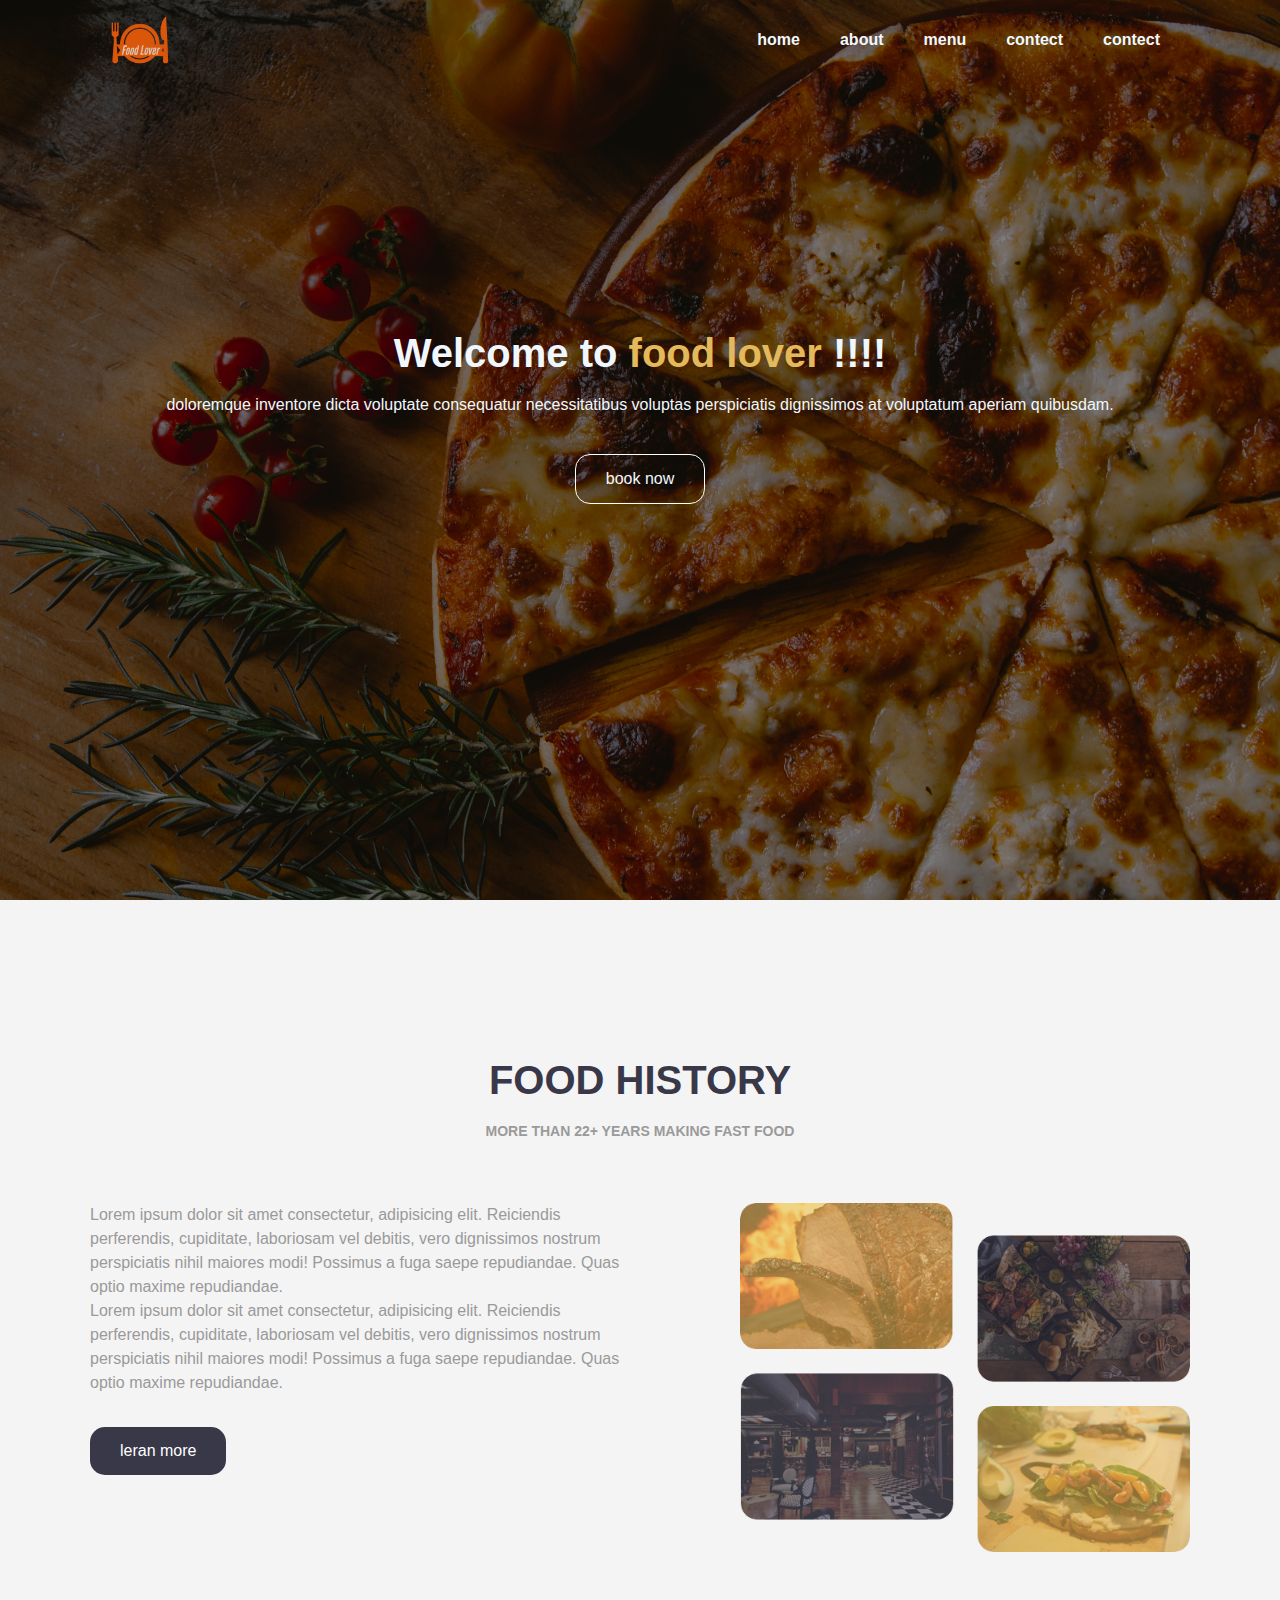
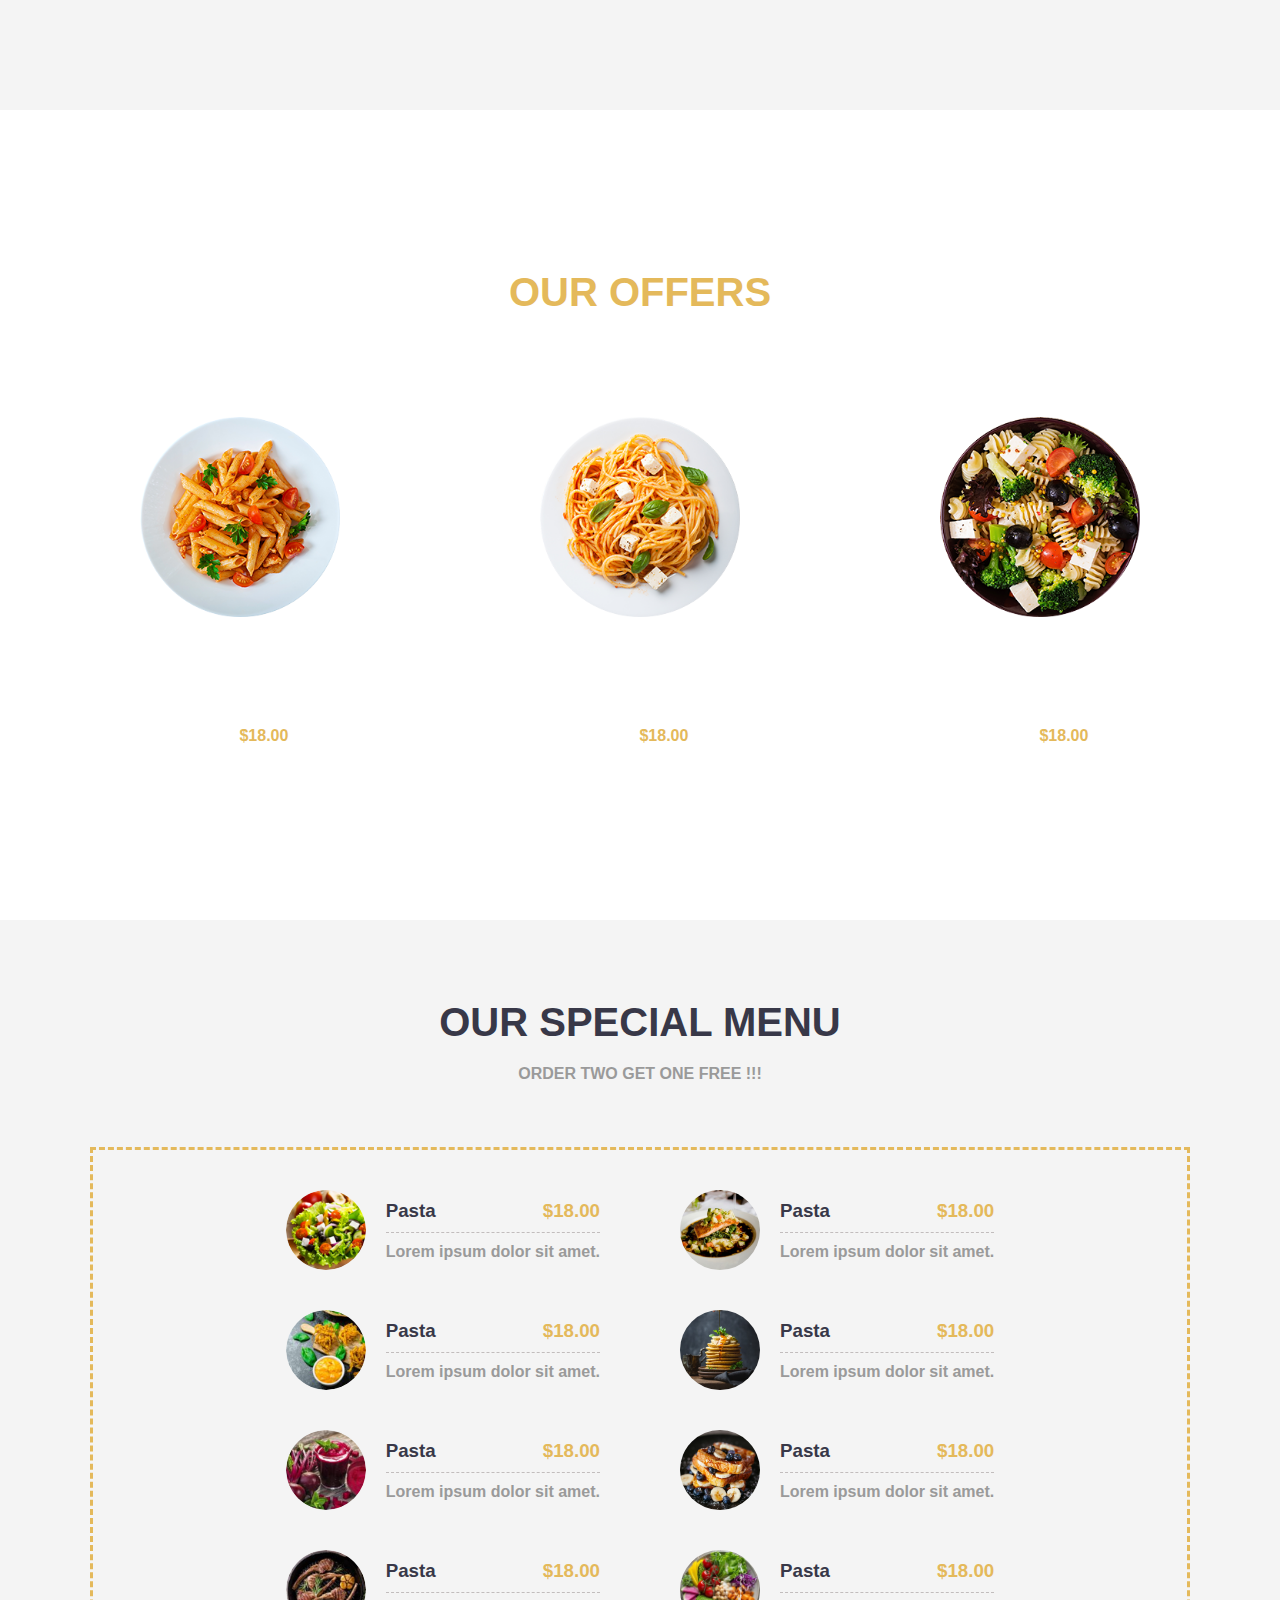
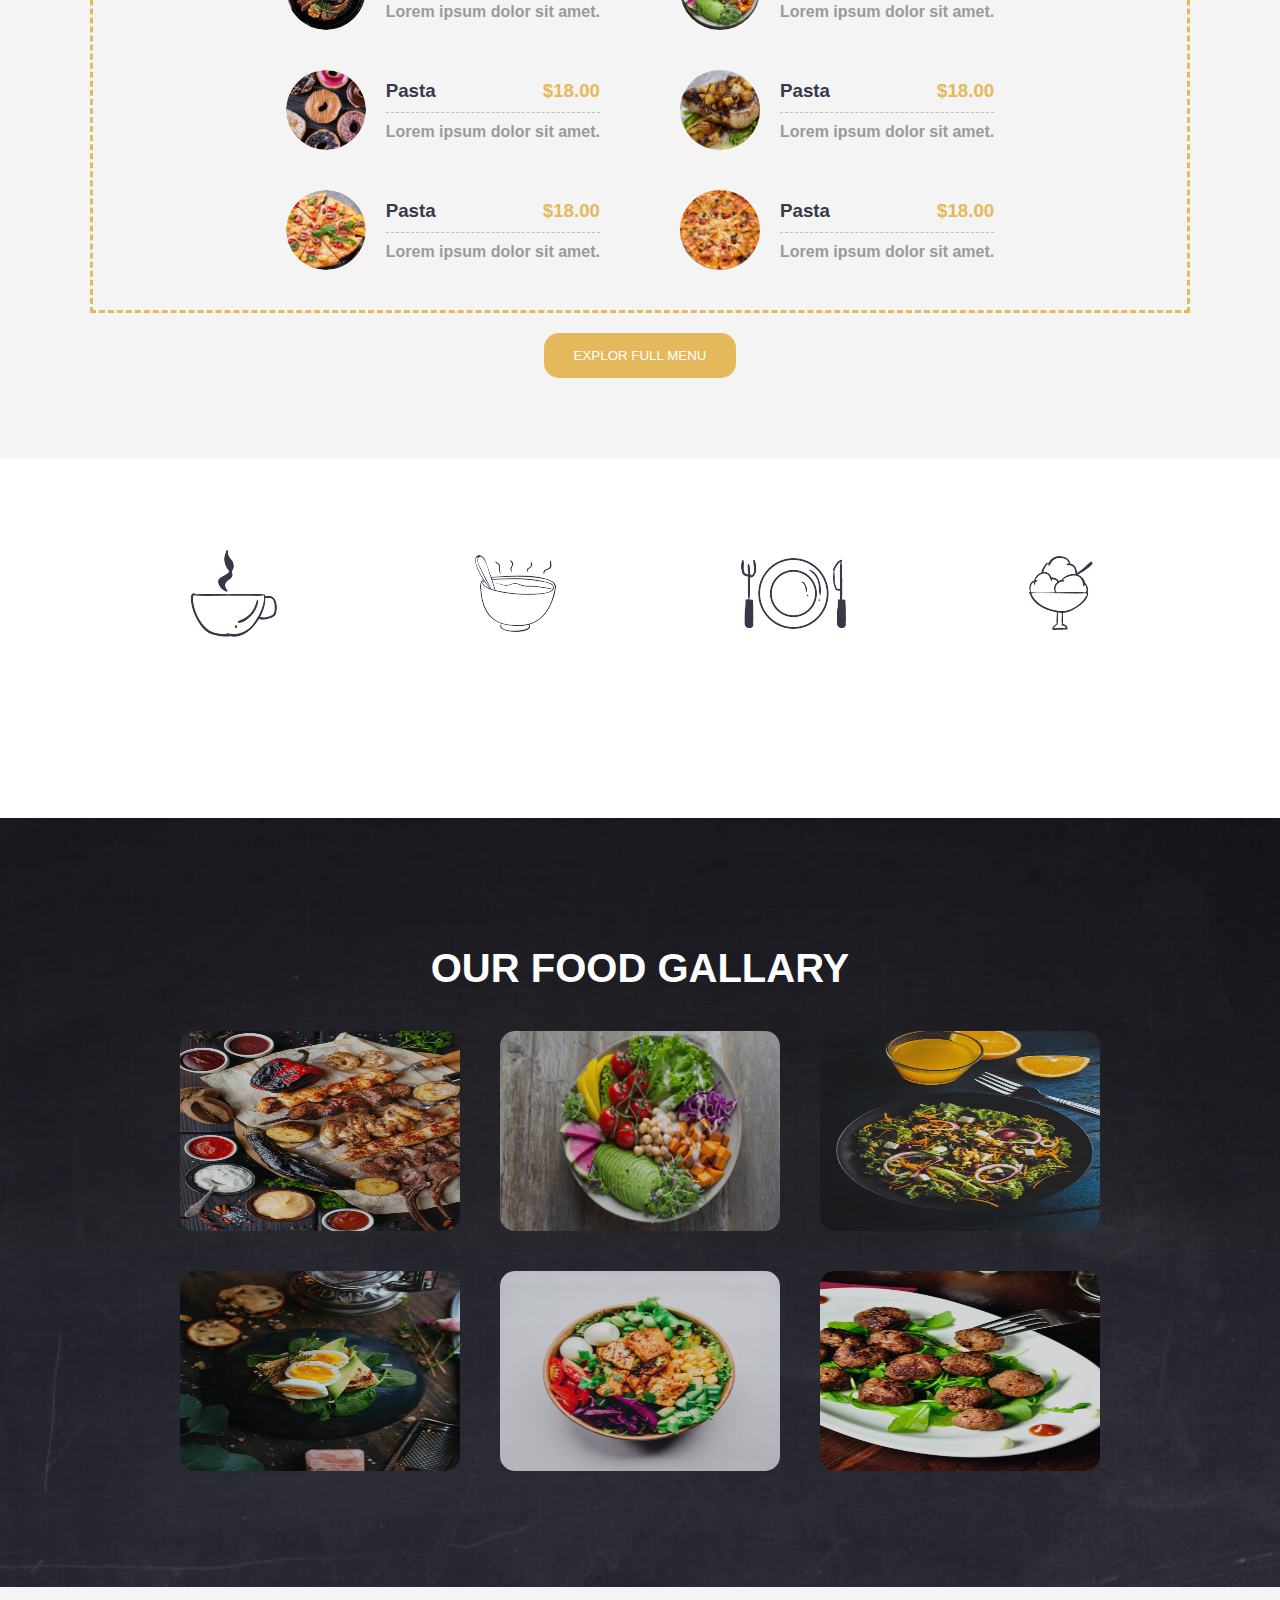
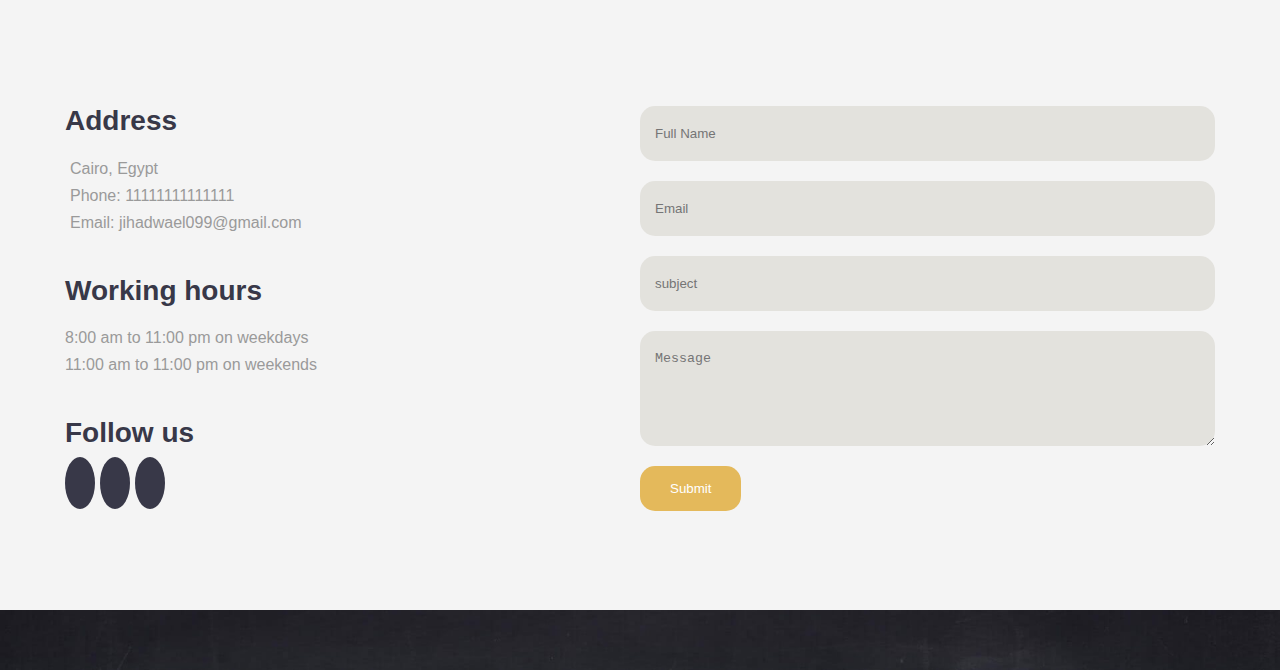
<file: Food/index.html>
<!DOCTYPE html>
<html lang="en">
<head>
    <meta charset="UTF-8">
    <meta name="viewport" content="width=device-width, initial-scale=1.0">
    <title>Food</title>
    <link rel="stylesheet" href="./style.css">
    <link rel="stylesheet" href="https://cdnjs.cloudflare.com/ajax/libs/font-awesome/6.6.0/css/all.min.css" integrity="sha512-Kc323vGBEqzTmouAECnVceyQqyqdsSiqLQISBL29aUW4U/M7pSPA/gEUZQqv1cwx4OnYxTxve5UMg5GT6L4JJg==" crossorigin="anonymous" referrerpolicy="no-referrer" />

</head>
<body>
    <!-- headrer -->
     <header>
        <!-- navbar start  -->
       <div id="navbar">
        <img src="./img/logo.png" alt="food logo">

        <div id="list">
            <ul>
                <li>
                    <a href="#home">home</a>
                </li>
                <li>
                    <a href="#about">about</a>
                </li>
                <li>
                    <a href="#menu">menu</a>
                </li>
                <li>
                    <a href="#contart">contect</a>
                </li>
                <li>
                    <a href="#contart">contect</a>
                </li>
            </ul>
        </div>


       </div>
         <!-- navbar end  -->
          <div id="main">
              <h1>
                Welcome to <span class="primary-text">food lover</span> !!!!
              </h1>
              <p>   doloremque inventore dicta voluptate consequatur necessitatibus voluptas perspiciatis dignissimos at voluptatum aperiam quibusdam.</p>
              <a href="#" class="btn btn-primary">book now</a>
          </div>
     </header>

     <!-- main section -->
      <main>
        <section id="about">
          <div class="container">
             <div class="title">
                <h2>
                    FOOD HISTORY
                </h2>
                <p>
                    MORE THAN 22+ YEARS MAKING FAST FOOD
                </p>
             </div>
             <div class="about-containt">
                <div>
                    <p>Lorem ipsum dolor sit amet consectetur, adipisicing elit. Reiciendis perferendis, cupiditate, laboriosam vel debitis, vero dignissimos nostrum perspiciatis nihil maiores modi! Possimus a fuga saepe repudiandae. Quas optio maxime repudiandae.</p>
                    <p>Lorem ipsum dolor sit amet consectetur, adipisicing elit. Reiciendis perferendis, cupiditate, laboriosam vel debitis, vero dignissimos nostrum perspiciatis nihil maiores modi! Possimus a fuga saepe repudiandae. Quas optio maxime repudiandae.</p>
                    <a href="#" class="btn btn-second"> leran more</a>
                </div>
                <img src="./img/about_img.png" alt="pizza">
             </div>
          </div>
        </section>
        <!-- offers -->
         <section id="offers">
            <div class="container">
                <div class="title">
                    <h2>
                        OUR OFFERS
                    </h2>
                    <p>
                       WE HAVE GOOD OFFERS TODAY
                    </p>
                 </div>
                 <div class="offers-items">
                   <div>
                    <img src="./img/offer1.png" alt="">
                    <div>
                        <h3>
                            Pasta
                        </h3>
                        <p>Lorem ipsum dolor sit amet consectetur adipisicing elit. Laborum, enim.</p>
                        <p><del>$55.00</del><span class="primary-text">$18.00</span></p>
                    </div>
                   </div>
                   <div>
                    <img src="./img/offer3.png" alt="">
                    <div>
                        <h3>
                            Pasta
                        </h3>
                        <p>Lorem ipsum dolor sit amet consectetur adipisicing elit. Laborum, enim.</p>
                        <p><del>$55.00</del><span class="primary-text">$18.00</span></p>
                    </div>
                   </div>
                   <div>
                    <img src="./img/offer2.png" alt="">
                    <div>
                        <h3>
                            Pasta
                        </h3>
                        <p>Lorem ipsum dolor sit amet consectetur adipisicing elit. Laborum, enim.</p>
                        <p><del>$55.00</del><span class="primary-text">$18.00</span></p>
                    </div>
                   </div>
                 </div>
            </div>


         </section>

         <!-- menu -->
          <section id="menu">
            <div class="container" >
                <div class="title">
                    <h2>
                        OUR SPECIAL MENU
                    </h2>
                    <p>
                       ORDER TWO GET ONE FREE !!!
                    </p>
                 </div>
                 <div class="menu-items" style="border: 3px dashed  #e4b95b;">
                    <div class="menu-left">
                        <div class="menu-item">
                            <img src="./img/food1.png" alt="x">
                            <div>
                                <h3>Pasta <span class="primary-text">$18.00</span></h3>
                                <p>Lorem ipsum dolor sit amet.</p>
                            </div>
                        </div>
                        <div class="menu-item">
                            <img src="./img/food2.png" alt="x">
                            <div>
                                <h3>Pasta <span class="primary-text">$18.00</span></h3>
                                <p>Lorem ipsum dolor sit amet.</p>
                            </div>
                        </div>
                        <div class="menu-item">
                            <img src="./img/food3.png" alt="x">
                            <div>
                                <h3>Pasta <span class="primary-text">$18.00</span></h3>
                                <p>Lorem ipsum dolor sit amet.</p>
                            </div>
                        </div>
                        <div class="menu-item">
                            <img src="./img/food4.png" alt="x">
                            <div>
                                <h3>Pasta <span class="primary-text">$18.00</span></h3>
                                <p>Lorem ipsum dolor sit amet.</p>
                            </div>
                        </div>
                        <div class="menu-item">
                            <img src="./img/food5.png" alt="x">
                            <div>
                                <h3>Pasta <span class="primary-text">$18.00</span></h3>
                                <p>Lorem ipsum dolor sit amet.</p>
                            </div>
                        </div>
                        <div class="menu-item">
                            <img src="./img/food6.png" alt="x">
                            <div>
                                <h3>Pasta <span class="primary-text">$18.00</span></h3>
                                <p>Lorem ipsum dolor sit amet.</p>
                            </div>
                        </div>

                    </div>
                    <div class="menu-right">
                        <div class="menu-item">
                            <img src="./img/food7.jpeg" alt="x">
                            <div>
                                <h3>Pasta <span class="primary-text">$18.00</span></h3>
                                <p>Lorem ipsum dolor sit amet.</p>
                            </div>
                        </div>
                        <div class="menu-item">
                            <img src="./img/food8.jpeg" alt="x">
                            <div>
                                <h3>Pasta <span class="primary-text">$18.00</span></h3>
                                <p>Lorem ipsum dolor sit amet.</p>
                            </div>
                        </div>
                        <div class="menu-item">
                            <img src="./img/food9.jpeg" alt="x">
                            <div>
                                <h3>Pasta <span class="primary-text">$18.00</span></h3>
                                <p>Lorem ipsum dolor sit amet.</p>
                            </div>
                        </div>
                        <div class="menu-item">
                            <img src="./img/food10.jpeg" alt="x">
                            <div>
                                <h3>Pasta <span class="primary-text">$18.00</span></h3>
                                <p>Lorem ipsum dolor sit amet.</p>
                            </div>
                        </div>
                        <div class="menu-item">
                            <img src="./img/food11.jpeg" alt="x">
                            <div>
                                <h3>Pasta <span class="primary-text">$18.00</span></h3>
                                <p>Lorem ipsum dolor sit amet.</p>
                            </div>
                        </div>
                        <div class="menu-item">
                            <img src="./img/food12.jpeg" alt="x">
                            <div>
                                <h3>Pasta <span class="primary-text">$18.00</span></h3>
                                <p>Lorem ipsum dolor sit amet.</p>
                            </div>
                        </div>
                    </div>
                    
                 </div>

                <button class="btn">EXPLOR FULL MENU</button>
            </div>




          </section>
          <!-- day time  -->
           <section id="daytime">
            <div class="container">
                <div class="daytime-items">
                    <div class="daytime-item">
                        <img src="./img/breckfastIcon.png" alt="breakfast">
                        <h3>
                            Breakfast
                        </h3>
                        <p>
                            8:00 am to 10:00 am
                        </p>
                    </div>
                    <div class="daytime-item">
                        <img src="./img/lunchIcon.png" alt="breakfast">
                        <h3>
                           Lunch
                        </h3>
                        <p>
                            4:00 pm to 7:00 pm
                        </p>
                    </div>
                    <div class="daytime-item">
                        <img src="./img/dinnerIcon.png" alt="breakfast">
                        <h3>
                           Dinner
                        </h3>
                        <p>
                            9:00 pm to 1:00 pm
                        </p>
                    </div>
                    <div class="daytime-item">
                        <img src="./img/dessertIcon.png" alt="breakfast">
                        <h3>
                            Dessert
                        </h3>
                        <p>
                            All day 
                        </p>
                    </div>
                </div>
            </div>
           </section>
           <!-- gallary -->
            <section id="gallary">
                <div class="container">
                    <h2>OUR FOOD GALLARY</h2>
                    <div class="img-gallary">
                        <img src="./img/gallery1.jpeg" alt="">
                        <img src="./img/gallery2.jpeg" alt="">
                        <img src="./img/gallery3.jpeg" alt="">
                        <img src="./img/gallery4.jpeg" alt="">
                        <img src="./img/gallery5.jpeg" alt="">
                        <img src="./img/gallery6.jpeg" alt="">
                    </div>
                </div>
            </section>
            <!-- contact -->
             <section id="contact">
                <div class="container">
                    <div class="contact-content">
                        <div class="contact-info">
                            <div>
                                <h3>Address</h3>
                                <p><i class="fa-solid fa-location-dot"></i> Cairo, Egypt </p>
                                <p><i class="fa-solid fa-phone"></i> Phone: 11111111111111</p>
                                <p><i class="fa-solid fa-envelope"></i> Email: jihadwael099@gmail.com</p>
                            </div>
                            <div>
                                <h3>
                                    Working hours
                                </h3>
                                <p>
                                    8:00 am to 11:00 pm on weekdays
                                </p>
                                <p>
                                    11:00 am to 11:00 pm on weekends
                                </p>
                            </div>
                            <div>
                                <h3>
                                    Follow us 
                                </h3>
                                <a href=""><i class="fa-brands fa-instagram"></i></a>
                                <a href=""><i class="fa-brands fa-twitter"></i></a>
                                <a href=""><i class="fa-brands fa-facebook"></i></a>
                            </div>




                        </div>

                        <form action="">

                            <input type="text" name="name" id="name" placeholder="Full Name" required>
                            <input type="email" name="email" id="email" placeholder="Email" required>
                            <input type="text" name="subject" id="subject" placeholder="subject" required>
                            <textarea name="message" id="massage" cols="30" rows="5" placeholder="Message"></textarea>
                            <button type="submit" class="btn">Submit</button>
                        </form>
                    </div>
                </div>


             </section>

             <section id="footer">
                <div>
                    
                </div>
             </section>

      </main>


</body>
</html>
</file>
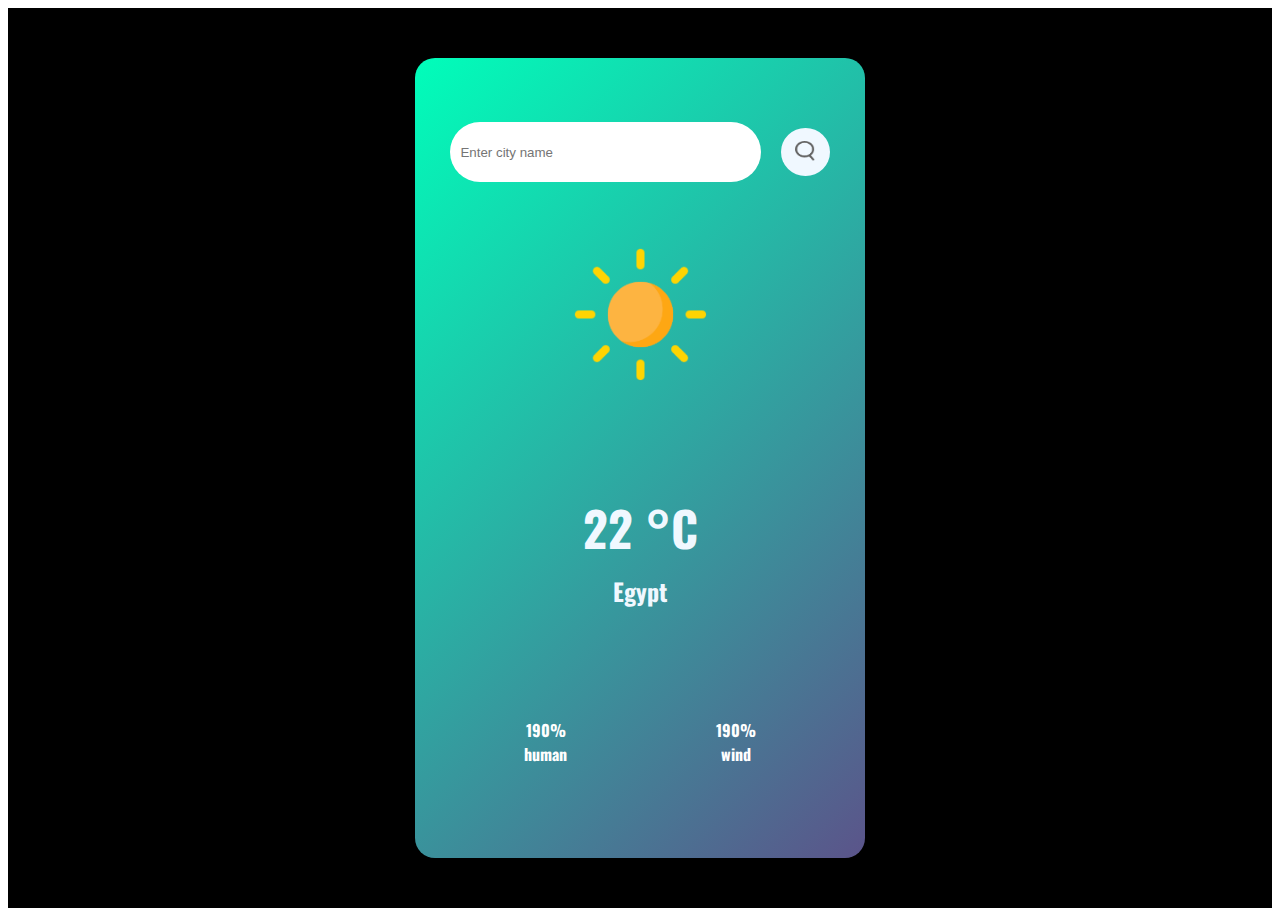
<file: WeatherApp/index.html>
<!DOCTYPE html>
<html lang="en">
<head>
    <meta charset="UTF-8">
    <meta name="viewport" content="width=device-width, initial-scale=1.0">
    <title>WeatherApp</title>
    <link rel="preconnect" href="https://fonts.googleapis.com">
<link rel="preconnect" href="https://fonts.gstatic.com" crossorigin>
<link href="https://fonts.googleapis.com/css2?family=Oswald:wght@200..700&display=swap" rel="stylesheet">
    <link rel="stylesheet" href="./style.css">
</head>
<body style="font-family: Oswald
;">
    <div class="main">
        <div class="card">
            <!-- search -->
          <div class="div-search">
            <input type="text" id="searchInput" placeholder="Enter city name">
            <button id="searchButton"><img src="./images/search.png" alt="" style="height: 20px;width: 20px;"></button>
          </div>
          <!-- image -->
           <div class="image">
            <img src="./images/clear.png" alt="weatherImage" id="sun">
           </div>
           <!-- weatherNumber -->
            <div class="data">
                <div class="number" style="font-size:xxx-large ">
                    22 <span style="font-size:xxx-large">°C</span>
                </div>
                <div class="city">
                 Egypt
                </div>
            </div>
            <!-- footer -->
             <div class="foot">
                
                <div>
                    <div class="hum" style="font-weight:bold;">
                       190%
                    </div>
                    <div style="font-weight:bold;">
                        human
                    </div>
                 </div>
                 <div>
                    <div class="hum" style="font-weight:bold;">
                       190%
                    </div>
                    <div style="font-weight:bold;" >
                        wind
                    </div>
                 </div>
             </div>
        </div>
    </div>
    <script src="./app.js"></script>
</body>
</html>
</file>
<file: Food/style.css>
*{
    padding: 0;
    margin: 0;
    box-sizing: border-box;
}
body{
    font-family: 'Lucida Sans', 'Lucida Sans Regular', 'Lucida Grande', 'Lucida Sans Unicode', Geneva, Verdana, sans-serif;

}
.primary-text{
    color:#e4b95b ;
}
.btn{
    display: inline-block;
    padding: 15px 30px;
    border: none;
    border-radius: 15px;
}
.btn-primary{
    color: aliceblue;
    border: 1px solid white;
}
.btn-primary:hover,
.btn-second{
    background-color: #e4b95b;
}
header{
    height: 100vh;
    background-image: url("./img/home_bg.jpeg");
    background-position: center center;
    background-size: cover;
    background-repeat: no-repeat;
    position: relative;
}
header::before{
    content: "";
    position: absolute;
    top: 0;
    left: 0;
    height: 100%;
    width: 100%;
    background: rgb(0,0,0,0.5);

}
header *{
    z-index: 10;
}
#navbar img{
   width: 80px;
   margin-left: 100px;
  
}
#navbar{
    display: flex;
    justify-content: space-between;
   
    align-items: center;
   
}
ul 
{
    list-style:none ;
   
}
a
{
    text-decoration: none;
}
#list ul{
    display: flex;
    margin-right: 100px;
    

}
#list ul li a {
    padding: 15px 20px ;
    color: aliceblue;
    font-weight: 600;
}
#list ul li a:hover{
    border-bottom: 2px solid #e4b95b ;
}
#main{
    display: flex;
    flex-direction: column;
    justify-content: center;
    align-items: center;
    height: 75%;
    
}
#main h1{
    font-size: 40px;
    color: aliceblue;
}
#main p{
    margin: 20px 0 40px;
    color: aliceblue;
}
.container{
    margin: auto;
    
    max-width: 1100px;

}
#about{
    height: 90vh;
    display: flex;
    justify-content: center;
    align-items: center;
    background-color: #f4f4f4;
}
#about .title,#offers .title,#menu .title{
text-align: center;
margin-bottom: 4rem;

}
#about h2{
    font-size: 40px;
    color: #383848;
    margin-bottom: 20px;

}
#about .title p {
    font-size: 14px;
    color: #9a9a9a;
    font-weight: 600;

}
#about .about-containt{
    display: flex;
    justify-content: space-between;

}
#about .about-containt img{
    width: 450px;
}
#about .about-containt p{
    color: #9a9a9a;
    margin-right: 7rem;
    font-weight: 500;
    line-height: 1.5;
}
.btn-second{
    color: #fff;
    background:#383848;
    margin-top: 2rem;
}
.btn-second:hover{
    background-color: #e4b95b;
}
#offers{
    background-color: #e4b95b;
    height: 90vh;
    display: flex;
    justify-content: center;
    background:url('./img/offer-background.jpg') center center/cover fixed ;
}
#offers h2{
    font-size: 40px;
    color: #e4b95b;
    margin-bottom: 20px;

}
#offers .title p{
    color: #fff;
    font-weight: 500;
}
.offers-items{
    display: flex;
    justify-content: center;
    align-items: center;
    text-align: center;
    color: #fff;
    gap: 100px;
}
.offers-items h3{
    font-size: 25px;
    margin: 15px 0;
}
.offers-items span{
    font-size: 16px;
    font-weight: 600;
    margin-left: 5px;
}
.offers-items p{
    font-size: 14px;
    font-weight: 300;
    margin-bottom: 15px;
}
.offers-items img{
    width: 200px;
}

#menu{
    background: #f4f4f4;
    padding: 5rem 0;

}
#menu h2{
    font-size: 40px;
    margin-bottom: 20px;
    color: #383848;
}
#menu p{
    font-size: 16px;
    color: #9a9a9a;
    font-weight: 600;
}
.menu-items{
    display: flex;
    justify-content: center;
    align-items: center;

}
.menu-items .menu-item img{
    width: 80px;
    border-radius: 50%;
    margin-right: 20px;

}
.menu-item {
    display: flex;
    justify-content: center;
    align-items: center;
    margin: 40px;
}
.menu-item h3{
    color: #383848;
    border-bottom: 1px dashed #c2bdbd;
    padding-bottom: 10px;
    margin-bottom: 10px;
    position: relative;
}
.menu-item span{
    position: absolute;
    top: 0;
    right: 0;
}
#menu .btn{
    background-color: #e4b95b;
    color: #fff;
    display: block;
    margin: auto;
    margin-top: 20px;
    cursor: pointer;
}
#menu .btn:hover{
    background-color: #383848;
}

#daytime{
    background:url(./img/daytime_bg.jpeg) center center/cover fixed no-repeat;
    color: #fff;
    text-align: center;
}
#daytime .daytime-items{
    display: flex;
    justify-content: space-around;
    align-items: center;
    height: 40vh;


}
#daytime .daytime-items h3{
    font-size: 32px;
    margin: 20px 0 10px;
}
#daytime .daytime-items p{
    font-size:500;
    
}
#gallary h2{
    text-align: center;
    color: #fff;
    margin-bottom: 20px;
    font-size: 40px;
}
#gallary{
    background:url('./img/offer-background.jpg') center center/cover no-repeat ;
    padding: 8rem 0 6rem;
    height: 75%;
}
#gallary img{
    width: 280px;
    height: 200px;
    border-radius: 15px;
    margin: 20px;
    opacity: 0.8;
}
#gallary img:hover{
    opacity: 1;
}
.img-gallary{
    display: flex;
    justify-content: center;
    align-items: center;
    flex-wrap: wrap;
}
#contact{
    padding: 5rem 0;
    background-color: #f4f4f4;
}
#contact .container{
    max-width: 1150px;
}
.contact-content{
    display: flex;
    justify-content:space-evenly;
    align-items: center;
}
#contact .contact-content .contact-info{
    width: 50%;
}
.contact-info div{
    margin: 30px 0;
    line-height: 1.7;

}
.contact-info h3{
    font-size: 28px;
    color: #383848;
    margin-bottom: 10px;
}
.contact-info p{
    color: #9a9a9a;
}
.contact-info i{
    color: #e4b95b;
    margin-right: 5px;

}
.contact-info a i{
    color: #fff;
    background-color: #383848;
    padding: 15px;
    border-radius: 50%;
    font-size: 20px;
    &:hover{
        cursor: pointer;
        background-color: #e4b95b;
        color: #383848;
    }
}
form{
    width: 50%;

}
form input , textarea{
    display: block;
    width: 100%;
    padding: 20px 15px;
    margin: 20px 0;
    border: none;
    background-color: #e3e2dd;
    border-radius: 15px;
}
form .btn{
    background-color:#e4b95b ;
    color: #fff;
    &:hover{
        background-color: #383848;
       cursor: pointer;
    }
}
#footer div{
    background:url('./img/offer-background.jpg') center center/cover no-repeat ;
    height: 60px;

}
</file>
<file: WeatherApp/style.css>
.main{
    display: flex;
    justify-content: center;
    align-items: center;
    height: 100vh;
    width: auto;
    background-color: rgb(0, 0, 0);
}
.card{
    width: 30%;
    height: 80%;
    background: linear-gradient(135deg,#00feba,#5b548a);
    color: #fff;
    border-radius: 20px;
    padding: 40px 35px;
    text-align: center;
}
.div-search{
   
    width: auto;
    height: 15%;
    display: flex;
    align-items: center;
    justify-content: center;
    gap: 20px;
    
}
#searchButton{
  outline: none;
  border: none;
  color: black;
  height: 48px;
  width: 50px;
  background-color: aliceblue;
  border-radius: 50%;
  cursor: pointer;
}
#searchInput{
    height: 40px;
    width: 300px;
    outline: none;
    border: none;
    color: black;
    border-radius: 50px;
    padding: 10px;
}

.image{
    display: flex;
    justify-content: center;
    align-items: center;
    height: 30%;
    
}
#sun{
    width: 200x;
    height: 200px;
}
.number{
    color: aliceblue;
    font-size:xx-large;
    font-weight: bolder;
}
.number span{
    color: aliceblue;
    font-weight: bolder;
}
.city{
    color: aliceblue;
    font-size: x-large;
    font-weight: bolder;
}
.data{
    display: flex;
    flex-direction: column; 
    align-items: center;
    justify-content: center;
    gap: 10px;
    padding: 2px;
    height: 35%;
}
.foot{
    display: flex;
    justify-content: space-around;
    padding-top: 40px;
}
</file>
